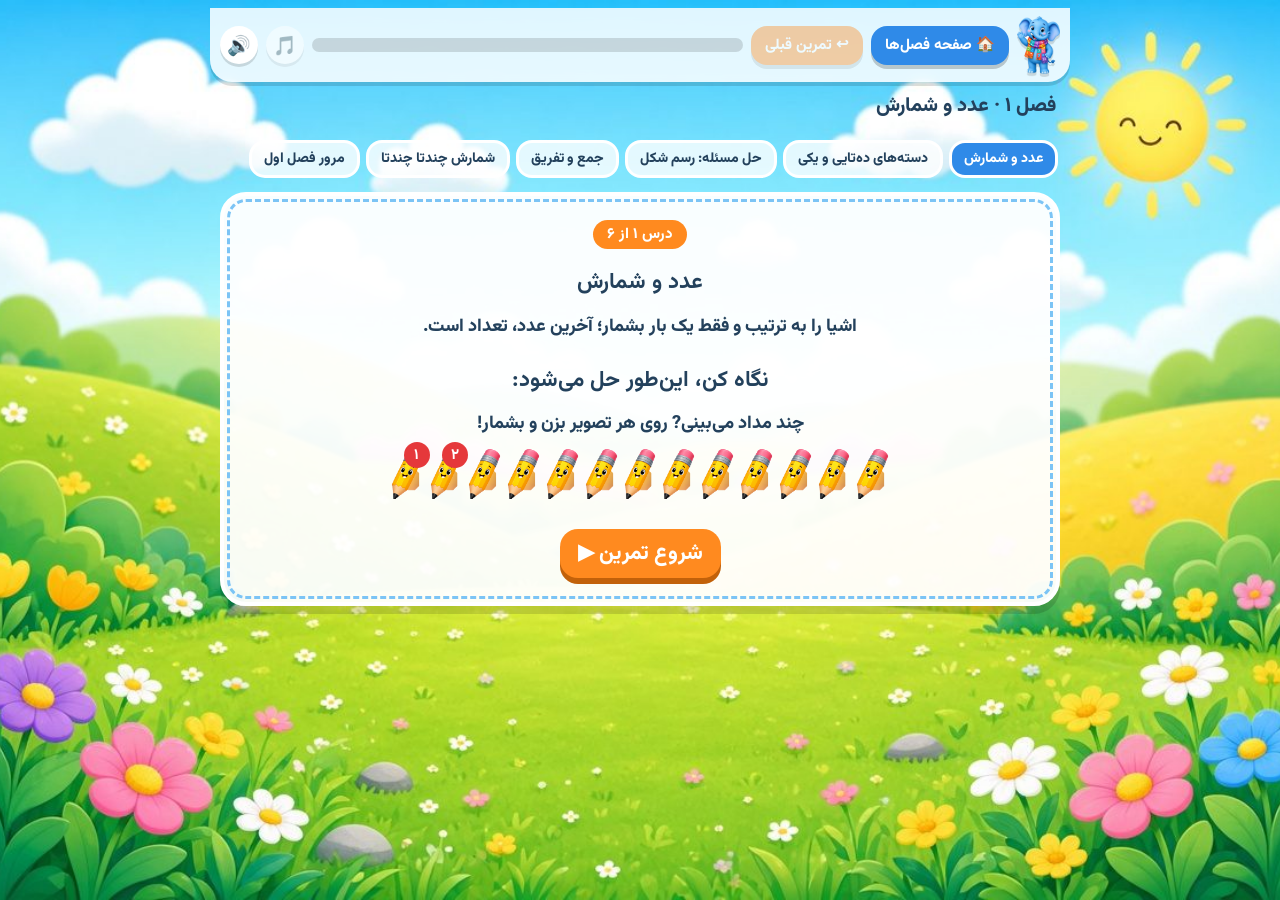
<file: ch1.html>
<!DOCTYPE html>
<html lang="fa" dir="rtl"><head><meta charset="utf-8"><meta name="viewport" content="width=device-width,initial-scale=1">
<title>فصل 1: عدد و شمارش</title><link href="https://fonts.googleapis.com/css2?family=Vazirmatn:wght@500;800&display=swap" rel="stylesheet"><link rel="stylesheet" href="style.css"></head>
<body><div id="app">
<div class="top"><a class="fl" href="chapters.html" title="صفحه اول"><img src="a/fili.png" alt="فیلی؛ بازگشت به صفحه فصل‌ها"></a>
<a class="tb home" href="chapters.html">🏠 صفحه فصل‌ها</a><button class="tb prev" id="prev">↩ تمرین قبلی</button>
<div class="pr"><i id="pb"></i></div><button class="tg" id="tm" aria-label="موسیقی">🎵</button><button class="tg" id="tv" aria-label="افکت‌ها">🔊</button></div>
<div style="font-weight:800;font-size:20px;padding:8px 4px" id="ttl"></div>
<div class="chips" id="chips"></div><div class="card" id="st"></div></div>
<script src="snd.js"></script><script src="gen.js"></script><script>const CH={"id": 1, "title": "عدد و شمارش", "bg": 1, "lessons": [["عدد و شمارش", "اشیا را به ترتیب و فقط یک بار بشمار؛ آخرین عدد، تعداد است.", [["count", {"lo": 5, "hi": 14}], ["count", {"lo": 8, "hi": 18}], ["count", {"lo": 12, "hi": 24}], ["tens", {"lo": 11, "hi": 29}]]], ["دسته‌های ده‌تایی و یکی", "ده تا را یک دسته می‌کنیم؛ باقی‌مانده‌ها یکی هستند.", [["tens", {"lo": 20, "hi": 59}], ["tens", {"lo": 12, "hi": 99, "mode": "dec"}], ["tens", {"lo": 30, "hi": 99}], ["tens", {"lo": 21, "hi": 89, "mode": "dec"}]]], ["حل مسئله: رسم شکل", "برای حل مسئله شکل بکش.", [["story", {"lo": 6, "hi": 14, "op": "+"}], ["story", {"lo": 8, "hi": 16, "op": "-"}], ["story", {"lo": 6, "hi": 14, "op": "+"}], ["story", {"lo": 9, "hi": 18, "op": "-"}]]], ["جمع و تفریق", "با انگشت، تصویر و محور اعداد جمع و تفریق کن.", [["ab", {"lo": 1, "hi": 9, "op": "+", "vis": "hand", "sum": 10}], ["ab", {"lo": 2, "hi": 10, "op": "-", "vis": "hand"}], ["line", {"op": "+", "big": 1}], ["ab", {"lo": 3, "hi": 18, "vis": "img", "sum": 20}]]], ["شمارش چندتا چندتا", "دوتا دوتا، پنج‌تا پنج‌تا و ده‌تا ده‌تا بشمار.", [["skip", {"step": 2}], ["skip", {"step": 5}], ["skip", {"step": 10}], ["skip", {"step": 2, "back": 1}]]], ["مرور فصل اول", "همهٔ آموخته‌هایت را مرور کن.", [["count", {"lo": 10, "hi": 24}], ["tens", {"lo": 20, "hi": 99}], ["ab", {"lo": 2, "hi": 12, "vis": "img", "sum": 20}], ["skip", {"step": 5, "back": 1}]]]]};</script><script src="engine.js"></script></body></html>
</file>
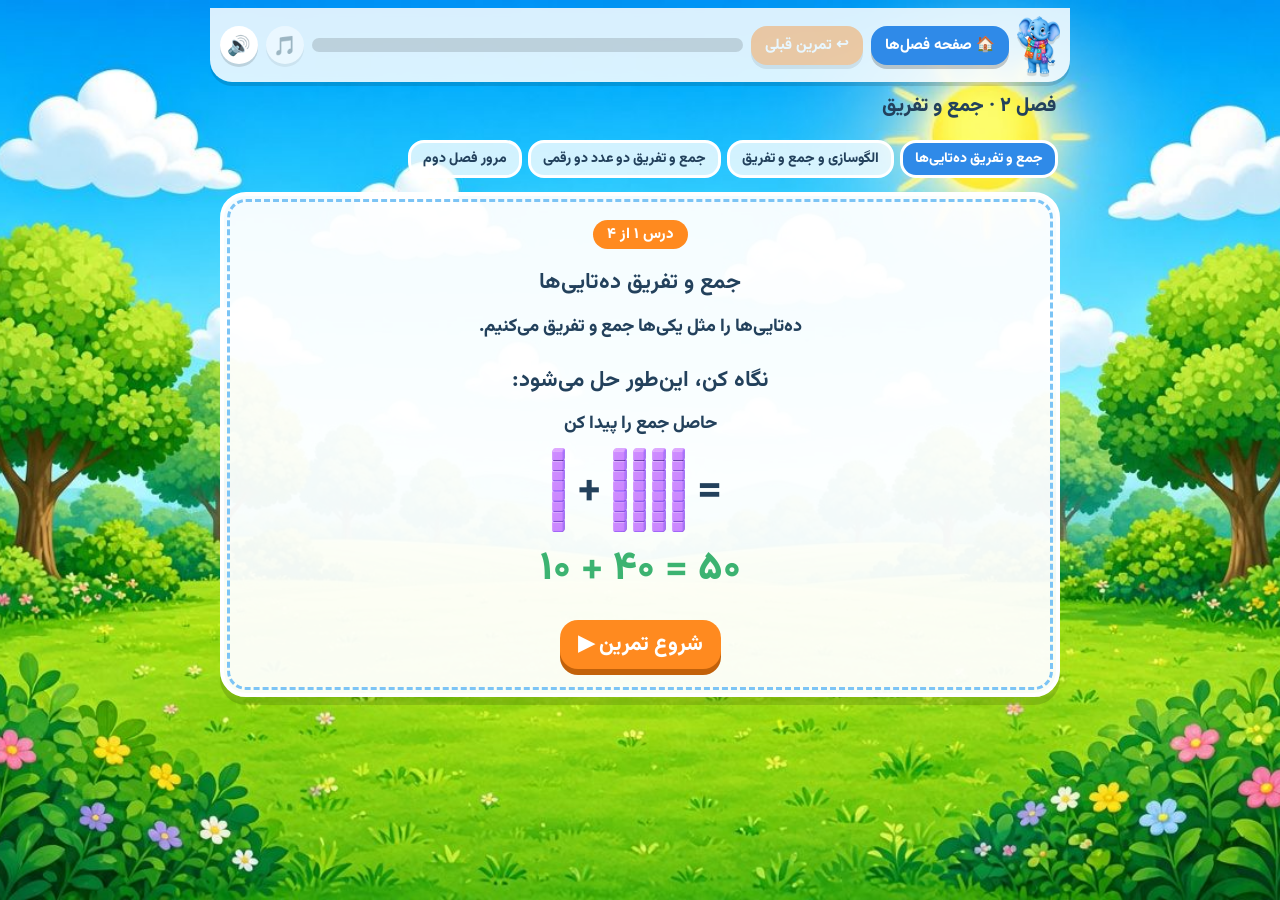
<file: ch2.html>
<!DOCTYPE html>
<html lang="fa" dir="rtl"><head><meta charset="utf-8"><meta name="viewport" content="width=device-width,initial-scale=1">
<title>فصل 2: جمع و تفریق</title><link href="https://fonts.googleapis.com/css2?family=Vazirmatn:wght@500;800&display=swap" rel="stylesheet"><link rel="stylesheet" href="style.css"></head>
<body><div id="app">
<div class="top"><a class="fl" href="chapters.html" title="صفحه اول"><img src="a/fili.png" alt="فیلی؛ بازگشت به صفحه فصل‌ها"></a>
<a class="tb home" href="chapters.html">🏠 صفحه فصل‌ها</a><button class="tb prev" id="prev">↩ تمرین قبلی</button>
<div class="pr"><i id="pb"></i></div><button class="tg" id="tm" aria-label="موسیقی">🎵</button><button class="tg" id="tv" aria-label="افکت‌ها">🔊</button></div>
<div style="font-weight:800;font-size:20px;padding:8px 4px" id="ttl"></div>
<div class="chips" id="chips"></div><div class="card" id="st"></div></div>
<script src="snd.js"></script><script src="gen.js"></script><script>const CH={"id": 2, "title": "جمع و تفریق", "bg": 2, "lessons": [["جمع و تفریق ده‌تایی‌ها", "ده‌تایی‌ها را مثل یکی‌ها جمع و تفریق می‌کنیم.", [["ab", {"lo": 1, "hi": 5, "op": "+", "tens": 1, "sum": 100}], ["ab", {"lo": 2, "hi": 9, "op": "-", "tens": 1}], ["line", {"u": 10, "op": "+"}], ["line", {"u": 10, "op": "-"}]]], ["الگوسازی و جمع و تفریق", "به الگوها دقت کن.", [["pat", {"k": ["AB", "AAB"]}], ["pat", {"k": ["ABC", "AAB"]}], ["skip", {"step": 10, "off": 7}], ["skip", {"step": 5, "off": 3}]]], ["جمع و تفریق دو عدد دو رقمی", "یکی‌ها را جدا و ده‌تایی‌ها را جدا حساب کن.", [["ab", {"lo": 11, "hi": 60, "op": "+", "c": false, "sum": 99}], ["ab", {"lo": 11, "hi": 89, "op": "-", "c": false}], ["ab", {"lo": 15, "hi": 70, "op": "+", "c": true, "sum": 99}], ["ab", {"lo": 22, "hi": 95, "op": "-", "c": true}]]], ["مرور فصل دوم", "مرور جمع و تفریق.", [["ab", {"lo": 11, "hi": 60, "op": "+", "sum": 99}], ["ab", {"lo": 12, "hi": 95, "op": "-"}], ["line", {"u": 10}], ["pat", {"k": ["AB", "AAB", "ABC"]}]]]]};</script><script src="engine.js"></script></body></html>
</file>
<file: style.css>
:root{--ink:#23415c;--blue:#2f8ae8;--gr:#3cb371;--or:#ff8a1f;--rd:#e5383b}
*{box-sizing:border-box}
html,body{margin:0}
body{font-family:Vazirmatn,Tahoma,sans-serif;color:var(--ink);min-height:100vh;background:#b8e986 center/cover fixed;overflow-x:hidden}
body.b1{background-image:url(a/bg1.jpg)}body.b2{background-image:url(a/bg2.jpg)}
#app{max-width:860px;margin:0 auto;padding:8px 10px 40px}
.top{position:sticky;top:0;z-index:5;display:flex;gap:8px;align-items:center;flex-wrap:wrap;padding:8px 10px;margin:0 -10px;background:#ffffffd9;backdrop-filter:blur(6px);border-radius:0 0 22px 22px;box-shadow:0 4px 0 #0002}
.fl{display:block;height:58px;transition:.2s}.fl img{height:58px;display:block;filter:drop-shadow(0 3px 0 #0002)}
.fl:hover img,.fl:focus img{animation:jump .6s infinite}
@keyframes jump{0%,100%{transform:translateY(0) rotate(0)}30%{transform:translateY(-14px) rotate(-6deg)}60%{transform:translateY(0) rotate(4deg)}}
.tb{font:inherit;font-weight:800;font-size:15px;border:0;border-radius:16px;padding:8px 14px;cursor:pointer;text-decoration:none;color:#fff;box-shadow:0 4px 0 #0003;display:inline-flex;align-items:center;gap:4px}
.tb:active{transform:translateY(3px);box-shadow:0 1px 0 #0003}
.home{background:var(--blue)}.prev{background:var(--or)}.prev:disabled{opacity:.4;cursor:default}
.tg{border:0;background:#fff;border-radius:50%;width:38px;height:38px;font-size:19px;cursor:pointer;box-shadow:0 3px 0 #0002}
.pr{flex:1 1 120px;height:14px;background:#0002;border-radius:9px;overflow:hidden;min-width:90px}.pr i{display:block;height:100%;width:0;background:var(--or);border-radius:9px;transition:width .5s}
.chips{display:flex;gap:6px;overflow-x:auto;padding:10px 2px 4px;scrollbar-width:thin}
.chip{flex:none;font:inherit;font-weight:800;font-size:14px;border:3px solid #fff;background:#ffffffcc;color:var(--ink);border-radius:16px;padding:5px 12px;cursor:pointer;white-space:nowrap}
.chip.on{background:var(--blue);color:#fff}.chip.dn:after{content:' ✔';color:var(--gr)}.chip.on.dn:after{color:#fff}
.card{background:#fffffff2;border:4px solid #fff;outline:3px dashed #7cc4f5;outline-offset:-10px;border-radius:26px;padding:24px 18px;margin-top:10px;box-shadow:0 8px 0 #0002;text-align:center;min-height:340px}
.lt{display:inline-block;background:var(--or);color:#fff;font-weight:800;border-radius:18px;padding:3px 14px;font-size:15px;margin-bottom:8px}
.card h2{margin:6px 0 10px;font-size:22px;line-height:1.8}
.vis{margin:8px auto;display:flex;flex-wrap:wrap;gap:6px;justify-content:center;align-items:center;direction:ltr;min-height:40px}
.ch{display:flex;flex-wrap:wrap;gap:12px;justify-content:center;margin-top:14px}
.ch button,.btn{font:inherit;font-weight:800;font-size:26px;min-width:76px;padding:8px 18px;border:0;border-radius:18px;background:var(--blue);color:#fff;box-shadow:0 6px 0 #1a5fae;cursor:pointer}
.ch button:hover{filter:brightness(1.1)}
.btn{background:var(--or);box-shadow:0 6px 0 #c2610a;font-size:21px;margin-top:12px}
.ch button:active,.btn:active{transform:translateY(4px)}
.ch .good{background:var(--gr);box-shadow:0 6px 0 #22794a;animation:pp .45s}.ch .bad{background:#bbb;box-shadow:none;animation:sh .3s}
.ch button.cim{background:#fff;border:4px solid #cfe6fa;box-shadow:0 5px 0 #0002;padding:6px}.ch button.cim.good{border-color:var(--gr)}
.ch img{height:60px;display:block}
@keyframes sh{25%{transform:translateX(-8px)}75%{transform:translateX(8px)}}
@keyframes pp{from{transform:scale(0)}to{transform:scale(1)}}
.msg{min-height:30px;margin-top:10px;font-weight:800;font-size:18px}.msg.ok{color:var(--gr)}.msg.hint{color:#c2610a}
.ci{height:52px;animation:pp .4s both}.bdi{height:34px;animation:pp .4s both}.hd{height:96px}
.cn{position:relative;display:inline-block;cursor:pointer}.cn b{position:absolute;top:-6px;right:-6px;background:var(--rd);color:#fff;border-radius:50%;min-width:26px;height:26px;font-size:15px;display:flex;align-items:center;justify-content:center;animation:pp .3s}
.grp{display:grid;grid-template-columns:repeat(5,auto);gap:1px;background:#e8f6ff;border:3px solid #7cc4f5;border-radius:12px;padding:4px}
.op{font-size:44px;font-weight:800;margin:0 6px}.big{font-size:40px;font-weight:800;direction:ltr}
.ans{color:var(--gr)}.pop{animation:pp .5s both}.fd{opacity:.25;filter:grayscale(1)}
.seq b,.pt{background:#eaf6ff;border-radius:12px;padding:2px 14px;font-size:34px}.seq{display:flex;gap:10px;flex-wrap:wrap;justify-content:center}.seq .bl{background:#fff2c9;color:var(--or)}
svg text{font-family:inherit}
.arc{fill:none;stroke-linecap:round;stroke-width:5}
.arc.ans{stroke:var(--gr);stroke-dasharray:1;stroke-dashoffset:1;opacity:0}.ah{opacity:0;fill:var(--gr)}
.arc.ans.on{opacity:1;animation:dw 1s forwards,bl .7s 1s infinite alternate ease-in-out}.ah.on{opacity:1;animation:pp .3s .9s both}
@keyframes dw{to{stroke-dashoffset:0}}@keyframes bl{from{stroke-width:3}to{stroke-width:13}}
.pulse{animation:pls .7s 3}@keyframes pls{50%{transform:scale(1.15);filter:brightness(1.2)}}
.fr{display:inline-flex;flex-direction:column;align-items:center;line-height:1.1;font-size:30px}.fr b{border-bottom:3px solid currentColor;padding:0 6px}
.tbl{border-collapse:collapse;direction:rtl;font-size:30px;font-weight:800}.tbl th{font-size:16px;background:#fff2c9;padding:4px 14px}.tbl td{padding:4px 14px;text-align:center;border:2px solid #cfe6fa;min-width:80px}
.tbl tr.rs td{background:#e8fbe9;color:var(--gr)}
.bill{border-radius:10px;padding:10px 12px;color:#fff;font-weight:800;font-size:19px;box-shadow:0 4px 0 #0003;animation:pp .4s both;line-height:1.4}
.coin{border-radius:50%;width:64px;height:64px;display:flex;align-items:center;justify-content:center;background:radial-gradient(#ffe27a,#e0a800);font-weight:800;box-shadow:0 4px 0 #0003;animation:pp .4s both}
.bag{background:#c98b4b;border-radius:30px 30px 60px 60px;padding:18px;max-width:340px;display:flex;flex-wrap:wrap;gap:3px;justify-content:center;box-shadow:inset 0 -8px 0 #0003}
.pc{cursor:pointer}.pc.on{filter:brightness(.85)}
.conf{position:fixed;top:-30px;font-size:26px;z-index:9;pointer-events:none;transition:transform 3s linear}
.cert{width:100%;border-radius:18px;display:block}
@media(max-width:520px){.card h2{font-size:19px}.ci{height:38px}.hd{height:70px}.ch button,.btn{font-size:22px}.fl,.fl img{height:46px}.tb{padding:6px 10px;font-size:14px}}
@media(prefers-reduced-motion:reduce){*{animation:none!important}}
.gl{stroke:#e5383b;stroke-width:3;stroke-dasharray:5 4;opacity:0}.gl.on{opacity:1}
.big.rt{direction:rtl}.vis>div.big{flex-basis:100%;text-align:center}
</file>
